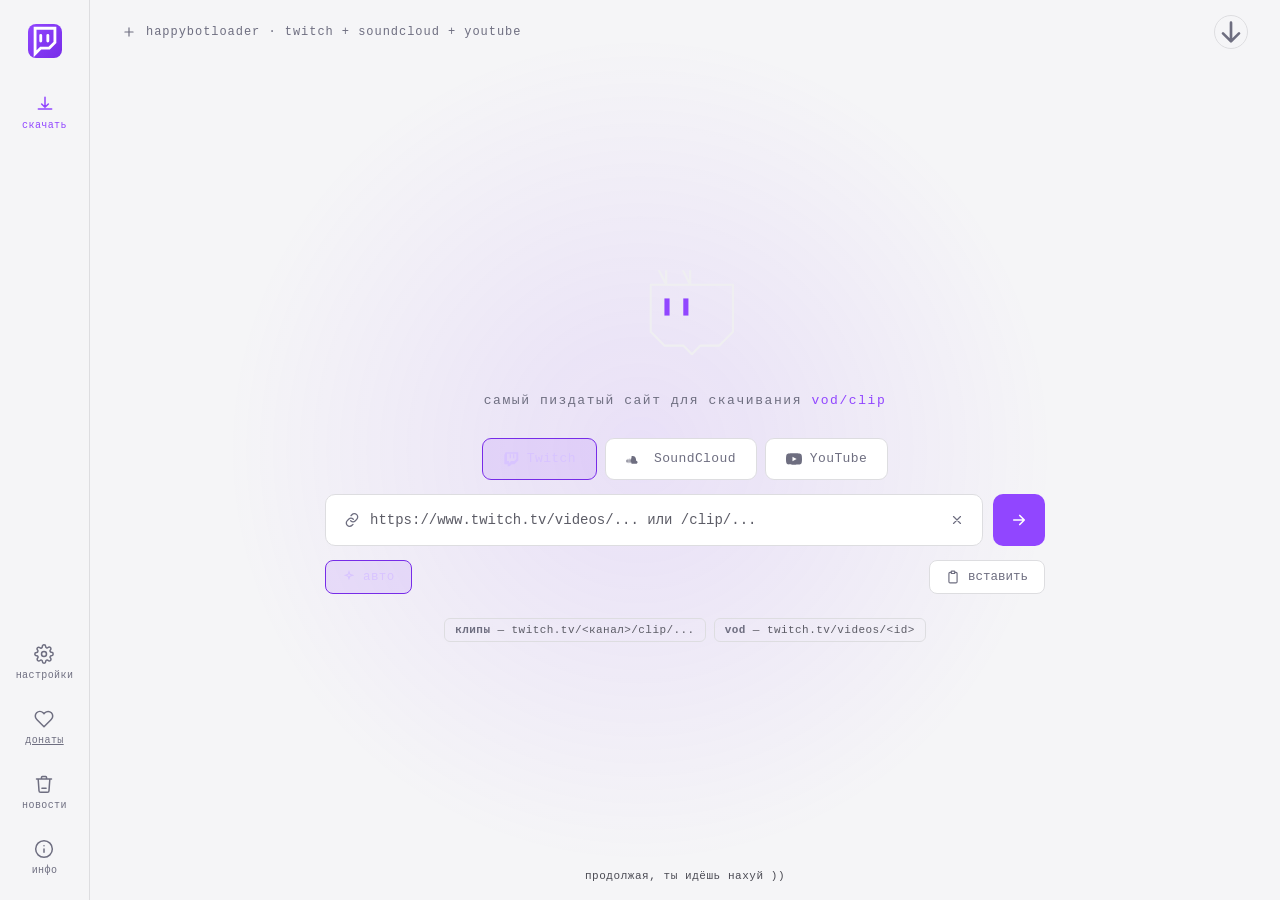
<file: index.html>
<!DOCTYPE html>
<html lang="ru">
<head>
<meta charset="UTF-8">
<meta name="viewport" content="width=device-width, initial-scale=1.0">
<title>happybotloader - новая эра, эволюция полюция сайтов для загрузки хуйни</title>
<link rel="stylesheet" href="css/main.css">
</head>
<body>

<div class="glow"></div>

<div class="settings-overlay" id="settingsOverlay"></div>
<div class="settings-panel" id="settingsPanel">
  <div class="settings-header">
    <span class="settings-title" data-i18n="settings">настройки</span>
    <button class="settings-close" id="settingsClose">
      <svg viewBox="0 0 24 24" fill="none" stroke="currentColor" stroke-width="2"><path d="M18 6L6 18M6 6l12 12" stroke-linecap="round"/></svg>
    </button>
  </div>
  <div class="settings-body">
    <div>
      <div class="settings-section-title" data-i18n="proxy_title">прокси</div>
      <div class="radio-group">
        <div class="radio-option selected" id="proxyDefaultOpt" onclick="selectProxy('default')">
          <div class="radio-dot"><div class="radio-dot-inner"></div></div>
          <div class="radio-label">
            <div class="radio-label-main" data-i18n="proxy_default">по умолчанию</div>
            <div class="radio-label-sub" data-i18n="proxyused">дефолтный прокси</div>
          </div>
        </div>
        <div class="radio-option" id="proxyCustomOpt" onclick="selectProxy('custom')">
          <div class="radio-dot"><div class="radio-dot-inner"></div></div>
          <div class="radio-label">
            <div class="radio-label-main" data-i18n="proxy_custom">свой прокси</div>
            <div class="radio-label-sub" data-i18n="proxy_custom_sub">вставь адрес воркера</div>
          </div>
        </div>
        <div class="radio-option" id="proxyOffOpt" onclick="selectProxy('off')">
          <div class="radio-dot"><div class="radio-dot-inner"></div></div>
          <div class="radio-label">
            <div class="radio-label-main" data-i18n="proxy_off">выключен</div>
            <div class="radio-label-sub" data-i18n="proxy_off_sub">ползунок и скачивание одним файлом не будут работать</div>
          </div>
        </div>
      </div>
      <div class="proxy-input-wrap" id="proxyInputWrap">
        <input class="proxy-input" id="proxyCustomInput" placeholder="https://твой-воркер.workers.dev/?url=">
        <button class="proxy-save-btn" onclick="saveCustomProxy()" data-i18n="save">сохранить</button>
      </div>
    </div>
    <div>
      <div class="settings-section-title" data-i18n="theme_title">тема</div>
      <div class="theme-group">
        <button class="theme-btn" id="themeDark" onclick="setTheme('dark')">
          <svg viewBox="0 0 24 24" fill="none" stroke="currentColor" stroke-width="1.8"><path d="M21 12.79A9 9 0 1111.21 3a7 7 0 009.79 9.79z" stroke-linecap="round" stroke-linejoin="round"/></svg>
          <span data-i18n="theme_dark">тёмная</span>
        </button>
        <button class="theme-btn" id="themeLight" onclick="setTheme('light')">
          <svg viewBox="0 0 24 24" fill="none" stroke="currentColor" stroke-width="1.8"><circle cx="12" cy="12" r="5"/><path d="M12 1v2M12 21v2M4.22 4.22l1.42 1.42M18.36 18.36l1.42 1.42M1 12h2M21 12h2M4.22 19.78l1.42-1.42M18.36 5.64l1.42-1.42" stroke-linecap="round"/></svg>
          <span data-i18n="theme_light">светлая</span>
        </button>
        <button class="theme-btn" id="themeAuto" onclick="setTheme('auto')">
          <svg viewBox="0 0 24 24" fill="none" stroke="currentColor" stroke-width="1.8"><rect x="2" y="3" width="20" height="14" rx="2"/><path d="M8 21h8M12 17v4" stroke-linecap="round"/></svg>
          <span data-i18n="theme_auto">система</span>
        </button>
      </div>
    </div>
    <div>
      <div class="settings-section-title" data-i18n="lang_title">язык / language</div>
      <div class="lang-group">
        <button class="lang-btn selected" id="langRu" onclick="setLang('ru')">🇷🇺 русский</button>
        <button class="lang-btn" id="langEn" onclick="setLang('en')">🇬🇧 english</button>
      </div>
    </div>
  </div>
</div>

<aside class="sidebar">
  <div class="top">
    <div class="logo-mark">
      <svg viewBox="0 0 24 24" fill="none" stroke="#fff" stroke-width="2"><path d="M5 3v18l4-4h6l4-4V3H5z"/><path d="M9 8v4M14 8v4" stroke-linecap="round"/></svg>
    </div>
    <div class="nav-item active">
      <svg viewBox="0 0 24 24" fill="none" stroke="currentColor" stroke-width="1.8"><path d="M12 4v12m0 0l-4-4m4 4l4-4M4 18h16" stroke-linecap="round" stroke-linejoin="round"/></svg>
      <span data-i18n="nav_download">скачать</span>
    </div>
  </div>
  <div class="spacer"></div>
  <div class="bottom">
    <div class="nav-item" id="settingsNavItem">
      <svg viewBox="0 0 24 24" fill="none" stroke="currentColor" stroke-width="1.8"><circle cx="12" cy="12" r="3"/><path d="M19.4 15a1.65 1.65 0 00.33 1.82l.06.06a2 2 0 11-2.83 2.83l-.06-.06a1.65 1.65 0 00-1.82-.33 1.65 1.65 0 00-1 1.51V21a2 2 0 11-4 0v-.09A1.65 1.65 0 009.1 19.4a1.65 1.65 0 00-1.82.33l-.06.06a2 2 0 11-2.83-2.83l.06-.06a1.65 1.65 0 00.33-1.82 1.65 1.65 0 00-1.51-1H3a2 2 0 110-4h.09A1.65 1.65 0 004.6 9.1a1.65 1.65 0 00-.33-1.82l-.06-.06a2 2 0 112.83-2.83l.06.06a1.65 1.65 0 001.82.33H9a1.65 1.65 0 001-1.51V3a2 2 0 114 0v.09a1.65 1.65 0 001 1.51 1.65 1.65 0 001.82-.33l.06-.06a2 2 0 112.83 2.83l-.06.06a1.65 1.65 0 00-.33 1.82V9a1.65 1.65 0 001.51 1H21a2 2 0 110 4h-.09a1.65 1.65 0 00-1.51 1z" stroke-linecap="round" stroke-linejoin="round"/></svg>
      <span data-i18n="nav_settings">настройки</span>
    </div>
    <a href="donate.html" class="nav-item">
      <svg viewBox="0 0 24 24" fill="none" stroke="currentColor" stroke-width="1.8"><path d="M20.84 4.61a5.5 5.5 0 00-7.78 0L12 5.67l-1.06-1.06a5.5 5.5 0 10-7.78 7.78l1.06 1.06L12 21.23l7.78-7.78 1.06-1.06a5.5 5.5 0 000-7.78z" stroke-linecap="round" stroke-linejoin="round"/></svg>
      <span data-i18n="nav_donate">донаты</span>
    </a>
    <div class="nav-item">
      <svg viewBox="0 0 24 24" fill="none" stroke="currentColor" stroke-width="1.8"><path d="M14.5 17H9.5M3 6h18M5 6l1 14a2 2 0 002 2h8a2 2 0 002-2l1-14M9 6V4a1 1 0 011-1h4a1 1 0 011 1v2" stroke-linecap="round" stroke-linejoin="round"/></svg>
      <span data-i18n="nav_news">новости</span>
    </div>
    <div class="nav-item">
      <svg viewBox="0 0 24 24" fill="none" stroke="currentColor" stroke-width="1.8"><circle cx="12" cy="12" r="10"/><path d="M12 16v-4M12 8h.01" stroke-linecap="round" stroke-linejoin="round"/></svg>
      <span data-i18n="nav_info">инфо</span>
    </div>
  </div>
</aside>

<div class="topbar">
  <div class="services">
    <svg viewBox="0 0 24 24" fill="none" stroke="currentColor" stroke-width="2"><path d="M12 5v14M5 12h14" stroke-linecap="round"/></svg>
    <span data-i18n="topbar_text">happybotloader · twitch + soundcloud</span>
  </div>
  <div class="scroll-hint">
    <svg viewBox="0 0 24 24" fill="none" stroke="currentColor" stroke-width="2"><path d="M12 5v14m0 0l-6-6m6 6l6-6" stroke-linecap="round" stroke-linejoin="round"/></svg>
  </div>
</div>

<main>
  <div class="mascot">
    <svg viewBox="0 0 140 140" fill="none">
      <path d="M30 30v55l16 16h22l10 10 10-10h22l16-16V30H30z" stroke="#efeff1" stroke-width="2.5" fill="none" stroke-linejoin="round"/>
      <path d="M48 30V14M76 30V14M40 14l8 16M68 14l8 16" stroke="#efeff1" stroke-width="2.5" stroke-linecap="round" stroke-linejoin="round"/>
      <rect x="46" y="46" width="6" height="20" fill="#9146FF"/>
      <rect x="68" y="46" width="6" height="20" fill="#9146FF"/>
    </svg>
  </div>

  <p class="tagline"><span data-i18n="tagline">самый пиздатый сайт для скачивания</span> <span class="accent" id="taglineAccent">vod/clip</span></p>

  <div class="service-switch">
    <button class="service-pill active twitch" id="svcTwitch" onclick="switchService('twitch')">
      <svg viewBox="0 0 24 24" fill="currentColor"><path d="M4 2L2 6v14h5v3h3l3-3h4l6-6V2H4zm16 10l-3 3h-5l-3 3v-3H6V4h14v8zm-5-7h2v6h-2V5zm-5 0h2v6h-2V5z"/></svg>
      <span>Twitch</span>
    </button>
    <button class="service-pill soundcloud" id="svcSoundcloud" onclick="switchService('soundcloud')">
    <svg viewBox="0 0 24 24" fill="currentColor" style="width:20px;height:20px;">
        <path d="M1.175 12.225c-.051 0-.094.041-.101.1l-.233 2.154.233 2.105c.007.059.05.099.101.099.05 0 .09-.04.099-.099l.255-2.105-.27-2.154c-.009-.06-.05-.1-.1-.1m-.899.828c-.06 0-.091.037-.104.094L0 14.479l.165 1.308c.014.057.045.094.104.094.06 0 .09-.037.104-.094l.21-1.308-.21-1.332c-.014-.057-.045-.094-.104-.094m1.83-1.229c-.06 0-.12.045-.12.104l-.21 2.563.225 2.434c.015.06.06.119.12.119.061 0 .105-.059.12-.119l.24-2.434-.24-2.563c-.015-.06-.059-.104-.12-.104m.945-.089c-.075 0-.135.06-.15.135l-.193 2.64.21 2.458c.015.075.075.135.15.135.075 0 .135-.06.15-.135l.24-2.458-.24-2.64c-.015-.075-.075-.135-.15-.135m1.005-.374c-.09 0-.165.074-.18.164l-.18 2.834.195 2.458c.015.09.09.165.18.165.09 0 .165-.075.18-.165l.225-2.458-.225-2.834c-.015-.09-.09-.164-.18-.164m1.035.449c-.105 0-.18.09-.195.18l-.165 2.384.18 2.439c.015.104.09.18.195.18.104 0 .18-.076.195-.18l.21-2.439-.21-2.384c-.015-.09-.09-.18-.195-.18m1.05-.674c-.12 0-.21.09-.225.209l-.15 2.609.165 2.415c.015.12.105.21.225.21.12 0 .21-.09.225-.21l.18-2.415-.18-2.609c-.015-.12-.105-.209-.225-.209m1.064-.299c-.135 0-.225.105-.24.225l-.135 2.534.15 2.399c.015.135.105.24.24.24.135 0 .225-.105.24-.24l.165-2.399-.165-2.534c-.015-.12-.105-.225-.24-.225m1.08-.39c-.15 0-.255.12-.27.255l-.12 2.474.135 2.384c.015.15.12.27.27.27.15 0 .255-.12.27-.27l.15-2.384-.15-2.474c-.015-.135-.12-.255-.27-.255m1.11-.195c-.165 0-.285.12-.3.285l-.105 2.264.12 2.355c.015.165.135.285.3.285.165 0 .285-.12.3-.285l.135-2.355-.135-2.264c-.015-.165-.135-.285-.3-.285m2.505 1.305c-.075 0-.135.03-.195.075-.165-1.815-1.695-3.225-3.555-3.225-.525 0-1.035.135-1.485.36-.18.09-.225.18-.225.345v8.25c0 .18.135.33.315.345h5.145c1.035 0 1.875-.84 1.875-1.875s-.84-1.875-1.875-1.875"/>
    </svg>
    <span>SoundCloud</span>
    </button>
    <button class="service-pill youtube" id="svcYoutube" onclick="switchService('youtube')">
  <svg viewBox="0 0 24 24" fill="currentColor" style="width:16px;height:16px;">
    <path d="M23.5 6.2a3 3 0 00-2.1-2.1C19.5 3.5 12 3.5 12 3.5s-7.5 0-9.4.6a3 3 0 00-2.1 2.1C0 8.1 0 12 0 12s0 3.9.5 5.8a3 3 0 002.1 2.1c1.9.6 9.4.6 9.4.6s7.5 0 9.4-.6a3 3 0 002.1-2.1C24 15.9 24 12 24 12s0-3.9-.5-5.8zM9.7 15.5V8.5l6.3 3.5-6.3 3.5z"/>
  </svg>
  <span>YouTube</span>
  </button>
  </div>

<button class="paste-btn" id="loadCookiesBtn" onclick="loadCookiesFromFile()">
  <svg viewBox="0 0 24 24" fill="none" stroke="currentColor" stroke-width="2">
    <path d="M12 15v2m-6 4h12a2 2 0 002-2v-6a2 2 0 00-2-2H6a2 2 0 00-2 2v6a2 2 0 002 2zm10-10V7a4 4 0 00-8 0v4h8z"/>
  </svg>
  <span>загрузить cookies</span>
</button>

  
  <div class="input-row">
    <div class="input-wrap" id="inputWrap">
      <svg viewBox="0 0 24 24" fill="none" stroke="currentColor" stroke-width="2"><path d="M10 13a5 5 0 007.07 0l1.93-1.93a5 5 0 10-7.07-7.07L10.5 5.5M14 11a5 5 0 00-7.07 0L5 12.93a5 5 0 107.07 7.07l1.43-1.43" stroke-linecap="round" stroke-linejoin="round"/></svg>
      <input id="urlInput" type="text" data-i18n-placeholder="input_placeholder" placeholder="https://www.twitch.tv/videos/... или /clip/...">
      <button class="clear-btn" id="clearBtn"><svg viewBox="0 0 24 24" fill="none" stroke="currentColor" stroke-width="2"><path d="M18 6L6 18M6 6l12 12" stroke-linecap="round"/></svg></button>
    </div>
    <button class="go-btn" id="goBtn">
      <svg viewBox="0 0 24 24" fill="none" stroke="currentColor" stroke-width="2.2"><path d="M5 12h14M13 6l6 6-6 6" stroke-linecap="round" stroke-linejoin="round"/></svg>
    </button>
  </div>

  <div class="options-row">
    <div class="pill-group">
      <button class="pill active">
        <svg viewBox="0 0 24 24" fill="none" stroke="currentColor" stroke-width="2"><path d="M12 3l1.5 4.5L18 9l-4.5 1.5L12 15l-1.5-4.5L6 9l4.5-1.5L12 3z"/></svg>
        <span data-i18n="auto">авто</span>
      </button>
    </div>
    <div class="spacer"></div>
    <button class="paste-btn" id="pasteBtn">
      <svg viewBox="0 0 24 24" fill="none" stroke="currentColor" stroke-width="2"><rect x="9" y="2" width="6" height="4" rx="1"/><path d="M9 4H7a2 2 0 00-2 2v14a2 2 0 002 2h10a2 2 0 002-2V6a2 2 0 00-2-2h-2" stroke-linecap="round" stroke-linejoin="round"/></svg>
      <span data-i18n="paste">вставить</span>
    </button>
  </div>

  <div class="examples" id="examples">
    <span class="example-chip"><b data-i18n="clips">клипы</b> — twitch.tv/&lt;канал&gt;/clip/...</span>
    <span class="example-chip"><b>vod</b> — twitch.tv/videos/&lt;id&gt;</span>
  </div>

  <div class="result" id="result"></div>
</main>

<footer><span data-i18n="footer">продолжая, ты идёшь нахуй ))</span></footer>

<!-- Скрипты подключаем в правильном порядке -->
<script src="js/i18n.js"></script>
<script src="js/utils.js"></script>
<script src="js/youtube.js"></script>
<script src="js/app.js"></script>
<script src="js/twitch.js"></script>
<script src="js/soundcloud.js"></script>

</body>
</html>
</file>
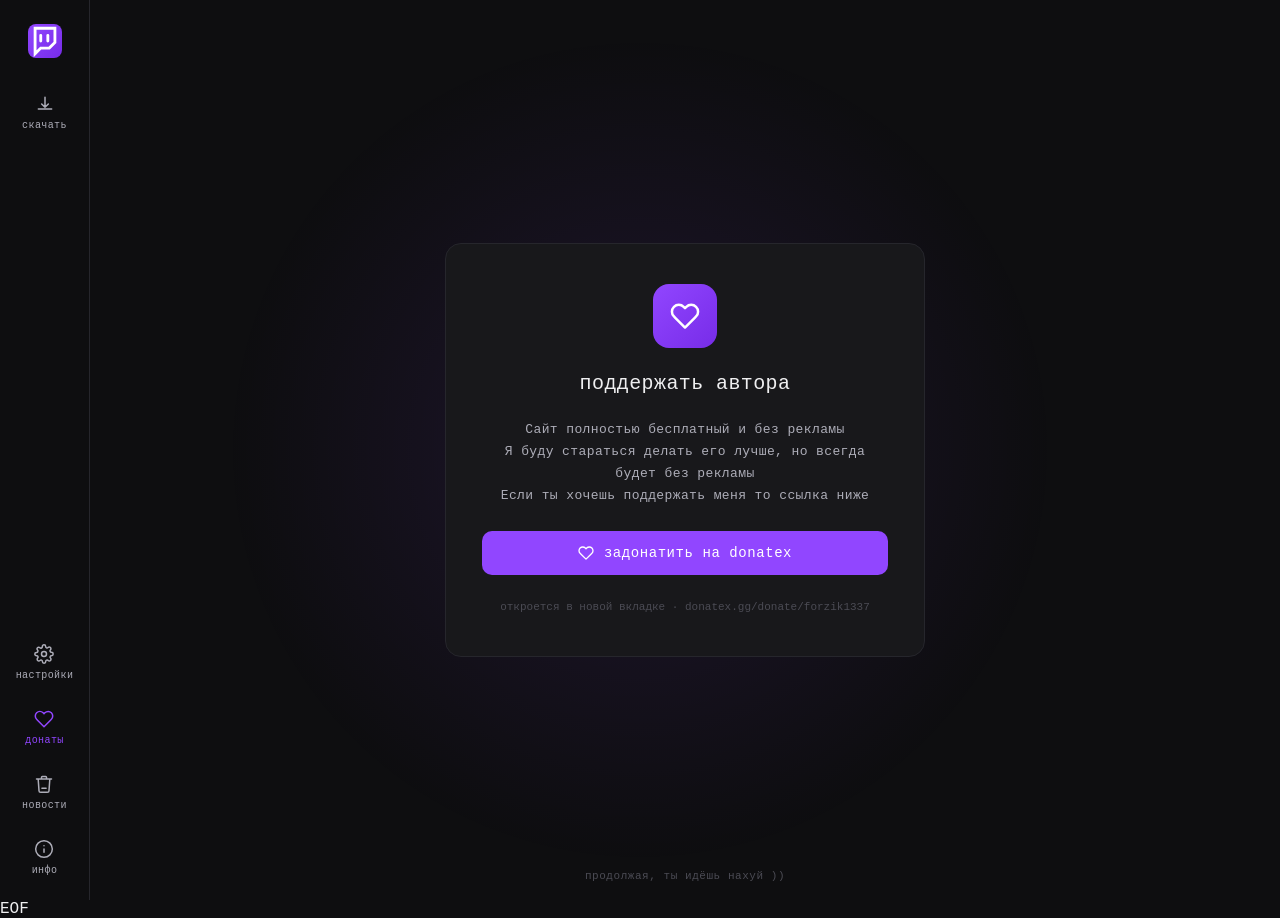
<file: donate.html>
<!DOCTYPE html>
<html lang="ru">
<head>
<meta charset="UTF-8">
<meta name="viewport" content="width=device-width, initial-scale=1.0">
<title>донаты — clipper</title>
<style>
  :root{
    --bg:#0e0e10;
    --bg-soft:#18181b;
    --purple:#9146FF;
    --purple-soft:#772ce8;
    --text:#efeff1;
    --text-dim:#adadb8;
    --border:#26262c;
  }
  *{box-sizing:border-box; margin:0; padding:0;}
  body{
    background:var(--bg);
    color:var(--text);
    font-family: 'JetBrains Mono', 'Courier New', monospace;
    min-height:100vh;
    overflow-x:hidden;
  }
  .glow{
    position:fixed; top:50%; left:50%;
    width:900px; height:900px;
    transform:translate(-50%,-50%);
    background:radial-gradient(circle, rgba(145,70,255,0.12) 0%, rgba(145,70,255,0) 65%);
    pointer-events:none; z-index:0;
  }
  .sidebar{
    position:fixed; top:0; left:0; height:100vh; width:90px;
    display:flex; flex-direction:column; align-items:center;
    padding:24px 0; border-right:1px solid var(--border); z-index:10;
    background:var(--bg);
  }
  .sidebar .top,.sidebar .bottom{display:flex; flex-direction:column; align-items:center; gap:28px;}
  .sidebar .spacer{flex:1;}
  .nav-item{display:flex; flex-direction:column; align-items:center; gap:6px; color:var(--text-dim); font-size:10px; letter-spacing:0.04em; cursor:pointer; transition:color .15s ease; text-decoration:none;}
  .nav-item:hover{color:var(--text);}
  .nav-item.active{color:var(--purple);}
  .nav-item svg{width:20px; height:20px;}
  .logo-mark{width:34px; height:34px; display:flex; align-items:center; justify-content:center; border-radius:8px; background:linear-gradient(135deg, var(--purple), var(--purple-soft)); margin-bottom:8px;}

  main{
    margin-left:90px; min-height:100vh;
    display:flex; flex-direction:column; align-items:center; justify-content:center;
    padding:40px 24px; position:relative; z-index:1;
  }

  .donate-card{
    width:100%; max-width:480px;
    background:var(--bg-soft); border:1px solid var(--border);
    border-radius:16px; padding:40px 36px;
    display:flex; flex-direction:column; align-items:center; gap:24px;
    animation:fadeIn .3s ease;
  }
  @keyframes fadeIn{from{opacity:0;transform:translateY(10px);}to{opacity:1;transform:translateY(0);}}

  .donate-icon{
    width:64px; height:64px; border-radius:16px;
    background:linear-gradient(135deg, var(--purple), var(--purple-soft));
    display:flex; align-items:center; justify-content:center;
  }
  .donate-icon svg{width:30px; height:30px; color:#fff;}

  .donate-title{font-size:20px; color:var(--text); letter-spacing:0.02em;}
  .donate-desc{font-size:13px; color:var(--text-dim); text-align:center; line-height:1.7; letter-spacing:0.03em;}

  .donate-btn{
    display:flex; align-items:center; gap:10px;
    background:var(--purple); color:#fff;
    padding:14px 28px; border-radius:10px;
    font-family:inherit; font-size:14px; letter-spacing:0.04em;
    text-decoration:none; border:none; cursor:pointer;
    transition:background .15s ease, transform .1s ease;
    width:100%; justify-content:center;
  }
  .donate-btn:hover{background:var(--purple-soft);}
  .donate-btn:active{transform:scale(0.98);}
  .donate-btn svg{width:16px; height:16px;}

  .donate-note{font-size:11px; color:#4b4b54; text-align:center; line-height:1.6;}

  footer{position:fixed; bottom:0; left:90px; right:0; text-align:center; padding:18px 0; color:#4b4b54; font-size:11px; letter-spacing:0.05em; z-index:5;}

  @media(max-width:640px){
    .sidebar{width:64px;}
    .nav-item{font-size:8px;}
    main{margin-left:64px; padding:24px 16px;}
    footer{left:64px;}
    .donate-card{padding:28px 20px;}
  }
</style>
</head>
<body>

<div class="glow"></div>

<aside class="sidebar">
  <div class="top">
    <a href="index.html" class="logo-mark">
      <svg viewBox="0 0 24 24" fill="none" stroke="#fff" stroke-width="2"><path d="M5 3v18l4-4h6l4-4V3H5z"/><path d="M9 8v4M14 8v4" stroke-linecap="round"/></svg>
    </a>
    <a href="index.html" class="nav-item">
      <svg viewBox="0 0 24 24" fill="none" stroke="currentColor" stroke-width="1.8"><path d="M12 4v12m0 0l-4-4m4 4l4-4M4 18h16" stroke-linecap="round" stroke-linejoin="round"/></svg>
      <span data-i18n="nav_download">скачать</span>
    </a>
  </div>
  <div class="spacer"></div>
  <div class="bottom">
    <a href="index.html" class="nav-item">
      <svg viewBox="0 0 24 24" fill="none" stroke="currentColor" stroke-width="1.8"><circle cx="12" cy="12" r="3"/><path d="M19.4 15a1.65 1.65 0 00.33 1.82l.06.06a2 2 0 11-2.83 2.83l-.06-.06a1.65 1.65 0 00-1.82-.33 1.65 1.65 0 00-1 1.51V21a2 2 0 11-4 0v-.09A1.65 1.65 0 009.1 19.4a1.65 1.65 0 00-1.82.33l-.06.06a2 2 0 11-2.83-2.83l.06-.06a1.65 1.65 0 00.33-1.82 1.65 1.65 0 00-1.51-1H3a2 2 0 110-4h.09A1.65 1.65 0 004.6 9.1a1.65 1.65 0 00-.33-1.82l-.06-.06a2 2 0 112.83-2.83l.06.06a1.65 1.65 0 001.82.33H9a1.65 1.65 0 001-1.51V3a2 2 0 114 0v.09a1.65 1.65 0 001 1.51 1.65 1.65 0 001.82-.33l.06-.06a2 2 0 112.83 2.83l-.06.06a1.65 1.65 0 00-.33 1.82V9a1.65 1.65 0 001.51 1H21a2 2 0 110 4h-.09a1.65 1.65 0 00-1.51 1z" stroke-linecap="round" stroke-linejoin="round"/></svg>
      <span data-i18n="nav_settings">настройки</span>
    </a>
    <a href="donate.html" class="nav-item active">
      <svg viewBox="0 0 24 24" fill="none" stroke="currentColor" stroke-width="1.8"><path d="M20.84 4.61a5.5 5.5 0 00-7.78 0L12 5.67l-1.06-1.06a5.5 5.5 0 10-7.78 7.78l1.06 1.06L12 21.23l7.78-7.78 1.06-1.06a5.5 5.5 0 000-7.78z" stroke-linecap="round" stroke-linejoin="round"/></svg>
      <span data-i18n="nav_donate">донаты</span>
    </a>
    <div class="nav-item">
      <svg viewBox="0 0 24 24" fill="none" stroke="currentColor" stroke-width="1.8"><path d="M14.5 17H9.5M3 6h18M5 6l1 14a2 2 0 002 2h8a2 2 0 002-2l1-14M9 6V4a1 1 0 011-1h4a1 1 0 011 1v2" stroke-linecap="round" stroke-linejoin="round"/></svg>
      <span data-i18n="nav_news">новости</span>
    </div>
    <div class="nav-item">
      <svg viewBox="0 0 24 24" fill="none" stroke="currentColor" stroke-width="1.8"><circle cx="12" cy="12" r="10"/><path d="M12 16v-4M12 8h.01" stroke-linecap="round" stroke-linejoin="round"/></svg>
      <span data-i18n="nav_info">инфо</span>
    </div>
  </div>
</aside>

<main>
  <div class="donate-card">
    <div class="donate-icon">
      <svg viewBox="0 0 24 24" fill="none" stroke="currentColor" stroke-width="2"><path d="M20.84 4.61a5.5 5.5 0 00-7.78 0L12 5.67l-1.06-1.06a5.5 5.5 0 10-7.78 7.78l1.06 1.06L12 21.23l7.78-7.78 1.06-1.06a5.5 5.5 0 000-7.78z" stroke-linecap="round" stroke-linejoin="round"/></svg>
    </div>

    <div class="donate-title" data-i18n="donate_title">поддержать автора</div>

    <div class="donate-desc" data-i18n="donate_desc">
        Сайт полностью бесплатный и без рекламы <br>
        Я буду стараться делать его лучше, но всегда будет без рекламы <br>
        Если ты хочешь поддержать меня то ссылка ниже
    </div>

    <a class="donate-btn" href="https://donatex.gg/donate/forzik1337" target="_blank" rel="noopener">
      <svg viewBox="0 0 24 24" fill="none" stroke="currentColor" stroke-width="2"><path d="M20.84 4.61a5.5 5.5 0 00-7.78 0L12 5.67l-1.06-1.06a5.5 5.5 0 10-7.78 7.78l1.06 1.06L12 21.23l7.78-7.78 1.06-1.06a5.5 5.5 0 000-7.78z" stroke-linecap="round" stroke-linejoin="round"/></svg>
      <span data-i18n="donate_btn">задонатить на donatex</span>
    </a>

    <div class="donate-note" data-i18n="donate_note">
      откроется в новой вкладке · donatex.gg/donate/forzik1337
    </div>
  </div>
  
</main>

<footer data-i18n="footer">продолжая, ты идёшь нахуй ))</footer>

<script>
const TRANSLATIONS = {
  ru: {
    nav_download: 'скачать', nav_settings: 'настройки',
    nav_donate: 'донаты', nav_news: 'новости', nav_info: 'инфо',
    donate_title: 'поддержать автора',
    donate_desc: 'Сайт полностью бесплатный и без рекламы\nЯ буду стараться делать его лучше, но всегда будет без рекламы\nЕсли ты хочешь поддержать меня то ссылка ниже',
    donate_btn: 'задонатить на donatex',
    donate_note: 'откроется в новой вкладке · donatex.gg/donate/forzik1337',
    footer: 'продолжая, ты идёшь нахуй ))',
  },
  en: {
    nav_download: 'download', nav_settings: 'settings',
    nav_donate: 'donate', nav_news: 'news', nav_info: 'info',
    donate_title: 'support the author',
    donate_desc: 'The site is completely free and ad-free\nI\'ll keep making it better, but it\'ll always stay ad-free\nIf you want to support me, the link is below',
    donate_btn: 'donate on donatex',
    donate_note: 'opens in a new tab · donatex.gg/donate/forzik1337',
    footer: 'by continuing you go fuck yourself ))',
  }
};

(function(){
  const lang = localStorage.getItem('twvod_lang') || 'ru';
  const tr = TRANSLATIONS[lang] || TRANSLATIONS.ru;

  document.querySelectorAll('[data-i18n]').forEach(el => {
    const key = el.getAttribute('data-i18n');
    if (tr[key] !== undefined) {
      // donate_desc has line breaks — preserve them as <br>
      if (key === 'donate_desc') {
        el.innerHTML = tr[key].replace(/\n/g, ' <br>\n        ');
      } else {
        el.textContent = tr[key];
      }
    }
  });
})();
</script>

</body>
</html>
EOF
</file>
<file: css/main.css>
:root{
  --bg:#0e0e10;
  --bg-soft:#18181b;
  --purple:#9146FF;
  --purple-soft:#772ce8;
  --text:#efeff1;
  --text-dim:#adadb8;
  --border:#26262c;
  --red:#eb4b4b;
  --green:#3fce6e;
  --sc-orange:#ff5500;
}
html.light{ 
  --bg:#f5f5f7;
  --bg-soft:#ffffff;
  --text:#111113;
  --text-dim:#6e6e80;
  --border:#dddde0;
}
*{box-sizing:border-box; margin:0; padding:0;}
body{
  background:var(--bg);
  color:var(--text);
  font-family: 'JetBrains Mono', 'Courier New', monospace;
  min-height:100vh;
  overflow-x:hidden;
  position:relative;
  transition: background .2s, color .2s;
}
.glow{
  position:fixed; top:50%; left:50%;
  width:900px; height:900px;
  transform:translate(-50%,-50%);
  background:radial-gradient(circle, rgba(145,70,255,0.12) 0%, rgba(145,70,255,0) 65%);
  pointer-events:none; z-index:0;
}
.sidebar{
  position:fixed; top:0; left:0; height:100vh; width:90px;
  display:flex; flex-direction:column; align-items:center;
  padding:24px 0; border-right:1px solid var(--border); z-index:10;
  background:var(--bg);
}
.sidebar .top,.sidebar .bottom{display:flex; flex-direction:column; align-items:center; gap:28px;}
.sidebar .spacer{flex:1;}
.nav-item{display:flex; flex-direction:column; align-items:center; gap:6px; color:var(--text-dim); font-size:10px; letter-spacing:0.04em; cursor:pointer; transition:color .15s ease;}
.nav-item:hover{color:var(--text);}
.nav-item.active{color:var(--purple);}
.nav-item svg{width:20px; height:20px;}
.logo-mark{width:34px; height:34px; display:flex; align-items:center; justify-content:center; border-radius:8px; background:linear-gradient(135deg, var(--purple), var(--purple-soft)); margin-bottom:8px;}
.topbar{position:fixed; top:0; left:90px; right:0; height:64px; display:flex; align-items:center; justify-content:space-between; padding:0 32px; z-index:10;}
.topbar .services{display:flex; align-items:center; gap:10px; color:var(--text-dim); font-size:12px; letter-spacing:0.08em;}
.topbar .services svg{width:14px;height:14px;}
.topbar .scroll-hint{width:34px; height:34px; border:1px solid var(--border); border-radius:50%; display:flex; align-items:center; justify-content:center; color:var(--text-dim);}
main{margin-left:90px; min-height:100vh; display:flex; flex-direction:column; align-items:center; justify-content:center; padding:40px 24px; position:relative; z-index:1;}
.mascot{width:120px; height:120px; margin-bottom:14px; position:relative;}
.tagline{color:var(--text-dim); font-size:13px; letter-spacing:0.12em; text-transform:lowercase; margin-bottom:30px;}
.tagline .accent{color:var(--purple);}
.service-switch{display:flex; gap:8px; margin-bottom:14px; width:100%; max-width:720px; justify-content:center;}
.service-pill{
  display:flex; align-items:center; gap:8px;
  padding:10px 20px; border-radius:9px;
  border:1px solid var(--border); background:var(--bg-soft);
  color:var(--text-dim); font-size:13px; font-family:inherit;
  letter-spacing:0.03em; cursor:pointer;
  transition:all .15s ease;
}
.service-pill svg{width:16px; height:16px;}
.service-pill:hover{border-color:#3a3a42; color:var(--text);}
.service-pill.active.twitch{
  background:rgba(145,70,255,0.12); border-color:var(--purple-soft); color:#d8c4ff;
}
.service-pill.active.soundcloud{
  background:rgba(255,85,0,0.12); border-color:var(--sc-orange); color:#ffb380;
}
.input-row{display:flex; width:100%; max-width:720px; gap:10px;}
.input-wrap{flex:1; display:flex; align-items:center; gap:10px; background:var(--bg-soft); border:1px solid var(--border); border-radius:10px; padding:0 18px; height:52px; transition:border-color .15s ease, box-shadow .15s ease;}
.input-wrap:focus-within{border-color:var(--purple-soft); box-shadow:0 0 0 3px rgba(145,70,255,0.15);}
.input-wrap.sc-mode:focus-within{border-color:var(--sc-orange); box-shadow:0 0 0 3px rgba(255,85,0,0.15);}
.input-wrap svg{width:16px; height:16px; color:var(--text-dim); flex-shrink:0;}
.input-wrap input{flex:1; background:transparent; border:none; outline:none; color:var(--text); font-family:inherit; font-size:14px;}
.input-wrap input::placeholder{color:#5c5c66;}
.clear-btn{background:none; border:none; color:var(--text-dim); cursor:pointer; display:flex; align-items:center; flex-shrink:0;}
.clear-btn svg{width:14px;height:14px;}
.go-btn{width:52px; height:52px; background:var(--purple); border:none; border-radius:10px; color:#fff; display:flex; align-items:center; justify-content:center; cursor:pointer; transition:background .15s ease, transform .1s ease; flex-shrink:0;}
.go-btn.sc-mode{background:var(--sc-orange);}
.go-btn:hover{filter:brightness(1.1);}
.go-btn:active{transform:scale(0.95);}
.go-btn svg{width:18px; height:18px;}
.go-btn.loading svg{animation:spin 0.8s linear infinite;}
@keyframes spin{from{transform:rotate(0)}to{transform:rotate(360deg)}}
.go-btn:disabled{opacity:0.6; cursor:default;}
.options-row{display:flex; width:100%; max-width:720px; margin-top:14px; gap:10px; align-items:center;}
.pill-group{display:flex; gap:8px; flex-wrap:wrap;}
.pill{display:flex; align-items:center; gap:7px; padding:9px 16px; border-radius:8px; border:1px solid var(--border); background:var(--bg-soft); color:var(--text-dim); font-size:12.5px; font-family:inherit; letter-spacing:0.03em; cursor:pointer; transition:all .15s ease;}
.pill svg{width:14px;height:14px;}
.pill.active{background:rgba(145,70,255,0.12); border-color:var(--purple-soft); color:#d8c4ff;}
.pill:hover:not(.active){border-color:#3a3a42; color:var(--text);}
.options-row .spacer{flex:1;}
.paste-btn{display:flex; align-items:center; gap:8px; padding:9px 16px; background:var(--bg-soft); border:1px solid var(--border); border-radius:8px; color:var(--text-dim); font-size:12.5px; font-family:inherit; cursor:pointer; transition:all .15s ease;}
.paste-btn svg{width:14px;height:14px;}
.paste-btn:hover{border-color:#3a3a42; color:var(--text);}
.examples{margin-top:24px; display:flex; gap:8px; flex-wrap:wrap; justify-content:center; max-width:720px;}
.example-chip{font-size:11px; color:#5c5c66; padding:5px 10px; border:1px solid var(--border); border-radius:6px; letter-spacing:0.04em;}
.example-chip b{color:var(--text-dim); font-weight:600;}
.result{ width:100%; max-width:720px; margin-top:22px; display:none; }
.result.show{display:block; animation:fadeIn .25s ease;}
@keyframes fadeIn{from{opacity:0; transform:translateY(6px);} to{opacity:1; transform:translateY(0);}}
.status-msg{font-size:12.5px; padding:12px 16px; border-radius:8px; border:1px solid var(--border); background:var(--bg-soft); color:var(--text-dim); display:flex; align-items:center; gap:10px;}
.status-msg.error{border-color:rgba(235,75,75,0.4); color:#ffb3b3; background:rgba(235,75,75,0.08);}
.status-msg svg{width:15px; height:15px; flex-shrink:0;}
.preview-card{ display:flex; gap:14px; background:var(--bg-soft); border:1px solid var(--border); border-radius:10px; padding:14px; margin-bottom:12px; }
.preview-thumb{ width:120px; height:120px; border-radius:6px; object-fit:cover; background:#000; flex-shrink:0; }
.preview-thumb.rect{ height:68px; }
.preview-info{flex:1; min-width:0; display:flex; flex-direction:column; gap:4px; justify-content:center;}
.preview-title{font-size:13px; color:var(--text); white-space:nowrap; overflow:hidden; text-overflow:ellipsis;}
.preview-meta{font-size:11px; color:var(--text-dim);}
.quality-list{display:flex; flex-direction:column; gap:8px;}
.quality-row{ display:flex; align-items:center; justify-content:space-between; background:var(--bg-soft); border:1px solid var(--border); border-radius:8px; padding:11px 16px; }
.quality-row .label{font-size:13px; color:var(--text);}
.dl-btn{ display:flex; align-items:center; gap:7px; background:var(--purple); border:none; color:#fff; padding:8px 14px; border-radius:7px; font-size:12px; font-family:inherit; cursor:pointer; transition:background .15s ease; text-decoration:none; }
.dl-btn:hover{filter:brightness(1.1);}
.dl-btn.sc{ background:var(--sc-orange); }
.dl-btn svg{width:13px;height:13px;}
.hint-box{ margin-top:10px; font-size:11px; color:#5c5c66; line-height:1.6; padding:10px 14px; border:1px dashed var(--border); border-radius:8px; }
.hint-box code{ display:inline-block; margin-top:4px; color:var(--text-dim); background:#000; padding:2px 6px; border-radius:4px; }
.trim-box{ background:var(--bg-soft); border:1px solid var(--border); border-radius:10px; padding:16px 18px; margin-bottom:12px; }
.trim-row{ display:flex; align-items:center; gap:10px; margin-bottom:12px; flex-wrap:wrap; }
.trim-row label{ font-size:12px; color:var(--text-dim); white-space:nowrap; }
.quality-select{ background:var(--bg); color:var(--text); border:1px solid var(--border); border-radius:7px; padding:7px 10px; font-family:inherit; font-size:12.5px; cursor:pointer; }
.trim-desc{ font-size:11.5px; color:var(--text-dim); line-height:1.6; margin-bottom:16px; }
.slider-wrap{ position:relative; width:100%; height:44px; margin-bottom:30px; padding:0 2px; }
.slider-loading{ font-size:11.5px; color:var(--text-dim); padding:10px 0; }
.slider-track{ position:absolute; top:18px; left:0; right:0; height:8px; background:#2c2c33; border-radius:5px; }
.slider-range{ position:absolute; top:18px; height:8px; background:var(--purple); border-radius:5px; }
.slider-thumb{ position:absolute; top:9px; width:24px; height:24px; border-radius:7px; cursor:grab; touch-action:none; box-shadow:0 1px 4px rgba(0,0,0,0.5); border:2px solid var(--bg-soft); }
.slider-thumb:active{ cursor:grabbing; }
.slider-thumb.start{ background:var(--purple); z-index:3; }
.slider-thumb.end{ background:#efeff1; z-index:2; }
.slider-tag{ position:absolute; top:32px; transform:translateX(-50%); background:#000; color:#fff; font-size:10.5px; letter-spacing:0.02em; padding:3px 7px; border-radius:5px; white-space:nowrap; pointer-events:none; }
.slider-tag input{ background:transparent; border:none; color:#fff; font-family:inherit; font-size:10.5px; width:74px; text-align:center; pointer-events:auto; outline:none; }
.slider-tag.start{ border:1px solid var(--purple-soft); }
.dl-actions{ display:flex; gap:10px; flex-wrap:wrap; }
.dl-actions .dl-btn{ padding:10px 16px; font-size:12.5px; }
.dl-btn.secondary{ background:var(--bg); border:1px solid var(--border); color:var(--text); }
.dl-btn.secondary:hover{ border-color:#3a3a42; background:#1f1f24; }
.dl-btn:disabled{ opacity:0.5; cursor:default; pointer-events:none; }
.progress-box{ margin-top:12px; display:none; }
.progress-box.show{ display:block; }
.progress-track{ width:100%; height:6px; background:#2c2c33; border-radius:4px; overflow:hidden; }
.progress-fill{ height:100%; width:0%; background:var(--purple); transition:width .15s ease; }
.progress-fill.sc{ background:var(--sc-orange); }
.progress-label{ font-size:11px; color:var(--text-dim); margin-top:6px; }
.sc-playlist{ display:flex; flex-direction:column; gap:8px; }
.sc-track-row{
  display:flex; align-items:center; gap:12px;
  background:var(--bg-soft); border:1px solid var(--border);
  border-radius:8px; padding:10px 14px;
  transition:border-color .15s;
}
.sc-track-row:hover{ border-color:#3a3a42; }
.sc-track-num{ font-size:12px; color:var(--text-dim); width:24px; text-align:center; flex-shrink:0; }
.sc-track-art{ width:44px; height:44px; border-radius:6px; object-fit:cover; background:#000; flex-shrink:0; }
.sc-track-info{ flex:1; min-width:0; }
.sc-track-title{ font-size:12.5px; color:var(--text); white-space:nowrap; overflow:hidden; text-overflow:ellipsis; }
.sc-track-artist{ font-size:11px; color:var(--text-dim); margin-top:2px; }
.sc-track-dur{ font-size:11px; color:var(--text-dim); margin-right:10px; flex-shrink:0; }
footer{position:fixed; bottom:0; left:90px; right:0; text-align:center; padding:18px 0; color:#4b4b54; font-size:11px; letter-spacing:0.05em; z-index:5;}
.settings-overlay{
  position:fixed; inset:0; background:rgba(0,0,0,0.5);
  z-index:100; opacity:0; pointer-events:none;
  transition:opacity .25s ease;
}
.settings-overlay.open{ opacity:1; pointer-events:all; }
.settings-panel{
  position:fixed; top:0; right:0; height:100vh; width:360px;
  background:var(--bg-soft); border-left:1px solid var(--border);
  z-index:101; display:flex; flex-direction:column;
  transform:translateX(100%); transition:transform .25s cubic-bezier(.4,0,.2,1);
  overflow-y:auto;
}
.settings-panel.open{ transform:translateX(0); }
.settings-header{
  display:flex; align-items:center; justify-content:space-between;
  padding:24px 24px 20px; border-bottom:1px solid var(--border);
  flex-shrink:0;
}
.settings-title{ font-size:15px; color:var(--text); letter-spacing:0.04em; }
.settings-close{ background:none; border:none; color:var(--text-dim); cursor:pointer; display:flex; align-items:center; padding:4px; border-radius:6px; transition:color .15s; }
.settings-close:hover{ color:var(--text); }
.settings-close svg{ width:18px; height:18px; }
.settings-body{ padding:24px; display:flex; flex-direction:column; gap:28px; }
.settings-section-title{
  font-size:10px; letter-spacing:0.12em; text-transform:uppercase;
  color:var(--text-dim); margin-bottom:12px;
}
.radio-group{ display:flex; flex-direction:column; gap:8px; }
.radio-option{
  display:flex; align-items:center; gap:12px;
  padding:12px 14px; border-radius:9px;
  border:1px solid var(--border); background:var(--bg);
  cursor:pointer; transition:border-color .15s, background .15s;
}
.radio-option:hover{ border-color:var(--purple-soft); }
.radio-option.selected{ border-color:var(--purple); background:rgba(145,70,255,0.08); }
.radio-dot{
  width:16px; height:16px; border-radius:50%;
  border:2px solid var(--border); flex-shrink:0;
  display:flex; align-items:center; justify-content:center;
  transition:border-color .15s;
}
.radio-option.selected .radio-dot{ border-color:var(--purple); }
.radio-dot-inner{
  width:8px; height:8px; border-radius:50%;
  background:var(--purple); display:none;
}
.radio-option.selected .radio-dot-inner{ display:block; }
.radio-label{ flex:1; }
.radio-label-main{ font-size:13px; color:var(--text); }
.radio-label-sub{ font-size:11px; color:var(--text-dim); margin-top:2px; }
.proxy-input-wrap{
  margin-top:8px; display:none;
  flex-direction:column; gap:8px;
}
.proxy-input-wrap.show{ display:flex; }
.proxy-input{
  width:100%; background:var(--bg); border:1px solid var(--border);
  border-radius:8px; padding:10px 14px; color:var(--text);
  font-family:inherit; font-size:12px; outline:none;
  transition:border-color .15s;
}
.proxy-input:focus{ border-color:var(--purple-soft); }
.proxy-save-btn{
  align-self:flex-end; background:var(--purple); border:none;
  color:#fff; padding:8px 18px; border-radius:7px;
  font-family:inherit; font-size:12px; cursor:pointer;
  transition:background .15s;
}
.proxy-save-btn:hover{ background:var(--purple-soft); }
.theme-group{ display:flex; gap:8px; }
.theme-btn{
  flex:1; display:flex; flex-direction:column; align-items:center; gap:8px;
  padding:12px 8px; border-radius:9px; border:1px solid var(--border);
  background:var(--bg); cursor:pointer; transition:border-color .15s, background .15s;
  color:var(--text-dim); font-size:11px; font-family:inherit;
}
.theme-btn:hover{ border-color:var(--purple-soft); }
.theme-btn.selected{ border-color:var(--purple); background:rgba(145,70,255,0.08); color:var(--purple); }
.theme-btn svg{ width:20px; height:20px; }
.lang-group{ display:flex; gap:8px; }
.lang-btn{
  flex:1; padding:10px; border-radius:9px; border:1px solid var(--border);
  background:var(--bg); cursor:pointer; transition:border-color .15s, background .15s;
  color:var(--text-dim); font-size:13px; font-family:inherit; letter-spacing:0.04em;
}
.lang-btn:hover{ border-color:var(--purple-soft); }
.lang-btn.selected{ border-color:var(--purple); background:rgba(145,70,255,0.08); color:var(--purple); }
.format-selector{ margin-bottom:16px; }
.format-selector-title{ font-size:12px; color:var(--text-dim); margin-bottom:10px; letter-spacing:0.04em; }
.format-options{ display:flex; gap:8px; flex-wrap:wrap; }
.format-option{
  display:flex; align-items:center; gap:8px;
  padding:10px 14px; border-radius:8px;
  border:1px solid var(--border); background:var(--bg-soft);
  color:var(--text-dim); font-size:12px; font-family:inherit;
  cursor:pointer; transition:all .15s ease;
  position:relative;
}
.format-option:hover{ border-color:#3a3a42; color:var(--text); }
.format-option.selected{
  background:rgba(255,85,0,0.12); border-color:var(--sc-orange); color:#ffb380;
}
.format-option .format-name{ font-weight:600; color:var(--text); }
.format-option .format-bitrate{ font-size:10px; color:var(--text-dim); margin-top:2px; }
.format-option .format-badge{
  position:absolute; top:-6px; right:-6px;
  background:var(--sc-orange); color:#fff;
  font-size:9px; padding:2px 6px; border-radius:4px;
  font-weight:600; letter-spacing:0.04em;
}
.format-option .format-icon{ width:16px; height:16px; flex-shrink:0; }
@media (max-width: 640px){
  .sidebar{width:64px;}
  .sidebar .nav-item{font-size:8px;}
  .topbar{left:64px; padding:0 16px;}
  main{margin-left:64px; padding:24px 16px;}
  footer{left:64px;}
  .preview-card{flex-direction:column;}
  .preview-thumb{width:100%; height:180px;}
  .settings-panel{width:100%;}
  .service-pill{padding:9px 14px; font-size:12px;}
}
/* ===== YOUTUBE ===== */
.service-pill.active.youtube{
  background:rgba(255,0,0,0.12); border-color:#ff0000; color:#ffaaaa;
}

.yt-result{
  background:var(--bg-soft); border:1px solid var(--border);
  border-radius:10px; overflow:hidden;
}

.yt-thumb{
  width:100%; max-height:280px; object-fit:cover;
  display:block; border-bottom:1px solid var(--border);
}

.yt-title{
  font-size:13px; color:var(--text);
  padding:12px 16px 4px; line-height:1.5;
}

.yt-author{
  font-size:11px; color:var(--text-dim);
  padding:0 16px 12px;
}

.fmt-list{
  display:flex; flex-wrap:wrap; gap:8px;
  padding:12px 16px 16px;
  border-top:1px solid var(--border);
}

.yt-fmt-btn{
  display:flex; align-items:center; gap:6px;
  background:var(--bg); border:1px solid var(--border);
  border-radius:8px; padding:8px 12px;
  color:var(--text-dim); font-family:inherit; font-size:12px;
  cursor:pointer; transition:all .15s ease;
}

.yt-fmt-btn:hover{
  border-color:#ff0000; color:var(--text);
  background:rgba(255,0,0,0.08);
}

.fmt-quality{ font-size:12px; color:var(--text); font-weight:600; }
.fmt-ext{ font-size:10px; color:var(--text-dim); }
.fmt-dl{ width:13px; height:13px; flex-shrink:0; }

.input-wrap.yt-mode:focus-within{border-color:#ff0000; box-shadow:0 0 0 3px rgba(255,0,0,0.15);}
.go-btn.yt-mode{background:#ff0000;}
</file>
